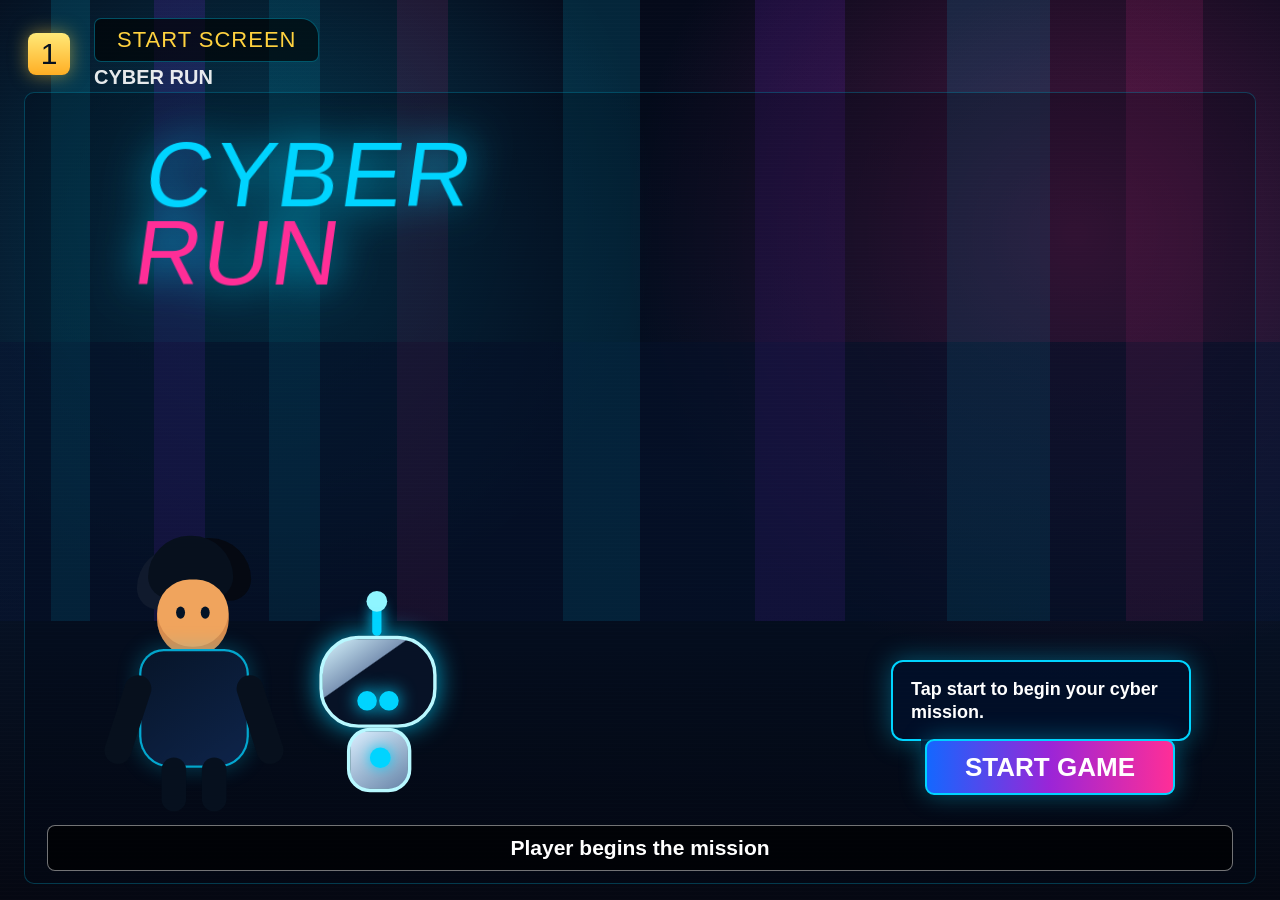
<file: index.html>
<!doctype html>
<html lang="en">
  <head>
    <meta charset="UTF-8" />
    <meta name="viewport" content="width=device-width, initial-scale=1.0" />
    <title>Cyber Run | Start</title>
    <link rel="stylesheet" href="styles.css?v=runner17" />
  </head>
  <body>
    <main class="game" id="game">
      <div class="city" aria-hidden="true"></div>
      <div class="grid-floor" aria-hidden="true"></div>
      <div class="scanline" aria-hidden="true"></div>

      <header class="topbar start-topbar">
        <div class="step-badge">1</div>
        <div>
          <p class="eyebrow">Start Screen</p>
          <h1>Cyber Run</h1>
        </div>
      </header>

      <section class="screen screen-start active" id="startScreen">
        <div class="logo-lockup">
          <span>Cyber</span>
          <span>Run</span>
        </div>
        <div class="cast-row">
          <div class="hero-kid large" aria-label="Cyber Run player character">
            <div class="hair"></div>
            <div class="face"></div>
            <div class="hoodie"></div>
            <div class="legs"></div>
          </div>
          <div class="bot large" aria-label="ByteBot helper">
            <div class="antenna"></div>
            <div class="bot-head"><span></span><span></span></div>
            <div class="bot-body"></div>
          </div>
        </div>
        <div class="speech right">Tap start to begin your cyber mission.</div>
        <a class="primary start-button" href="tutorial.html">Start Game</a>
        <p class="caption">Player begins the mission</p>
      </section>
    </main>
    <script src="game-state.js?v=runner17"></script>
    <script src="start.js?v=runner17"></script>
  </body>
</html>
</file>
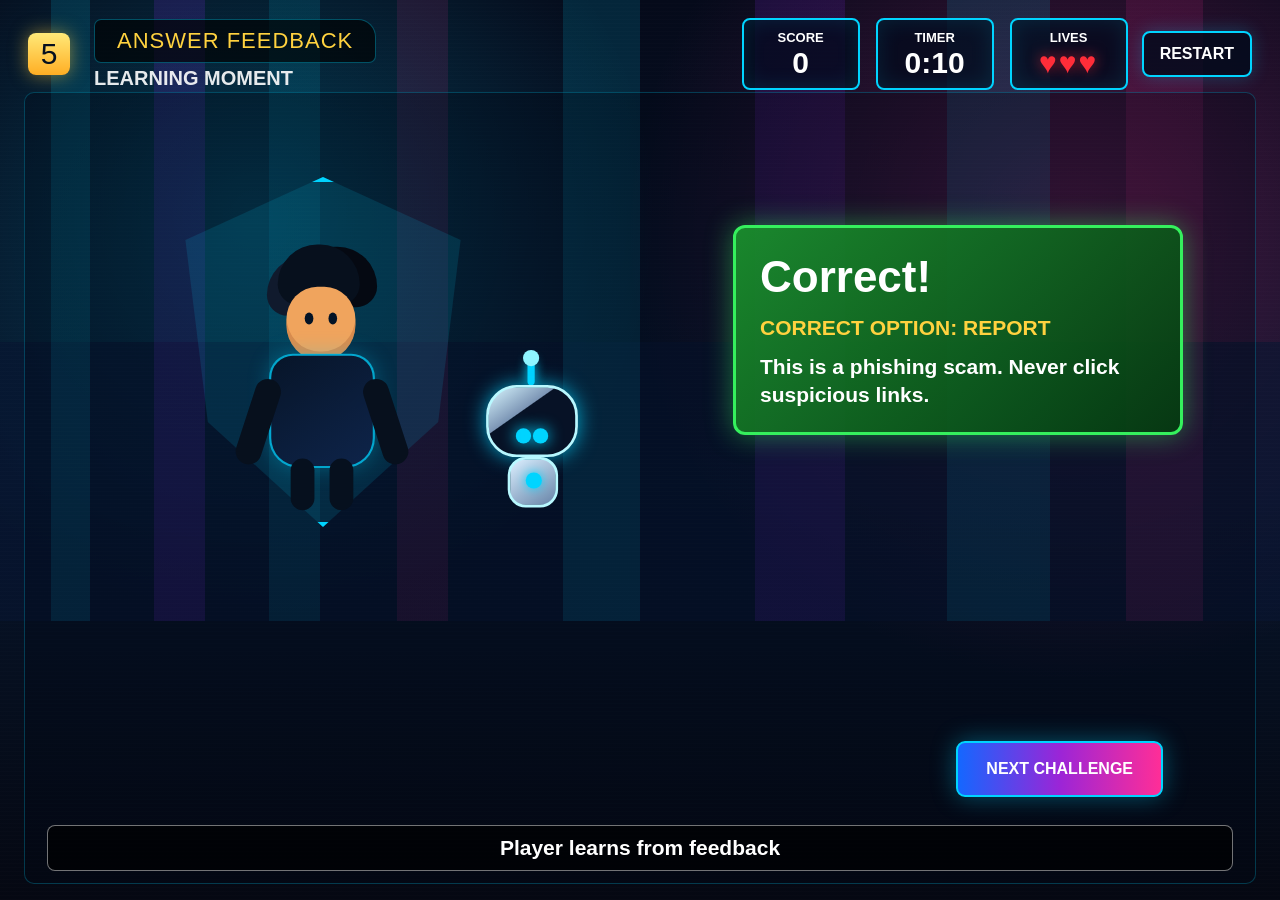
<file: feedback.html>
<!doctype html>
<html lang="en">
  <head>
    <meta charset="UTF-8" />
    <meta name="viewport" content="width=device-width, initial-scale=1.0" />
    <title>Cyber Run | Feedback</title>
    <link rel="stylesheet" href="styles.css?v=runner17" />
  </head>
  <body>
    <main class="game">
      <div class="city" aria-hidden="true"></div>
      <div class="grid-floor" aria-hidden="true"></div>
      <div class="scanline" aria-hidden="true"></div>
      <header class="topbar">
        <div class="step-badge">5</div>
        <div><p class="eyebrow">Answer Feedback</p><h1>Learning Moment</h1></div>
        <div class="hud" aria-live="polite">
          <div class="hud-card"><span>Score</span><strong id="score">0</strong></div>
          <div class="hud-card"><span>Timer</span><strong id="timer">0:00</strong></div>
          <div class="hud-card lives-card"><span>Lives</span><strong id="lives">♥♥♥</strong></div>
        </div>
        <div class="game-controls"><button id="pauseButton" type="button">Pause</button><button id="restartButton" type="button">Restart</button></div>
      </header>
      <section class="screen screen-feedback active" id="feedbackScreen">
        <div class="feedback-visual" id="feedbackVisual">
          <div class="shield-glow"></div>
          <div class="hero-kid happy" aria-label="Player feedback character">
            <div class="hair"></div><div class="face"></div><div class="hoodie"></div><div class="legs"></div>
          </div>
          <div class="bot feedback-bot" aria-label="ByteBot helper">
            <div class="antenna"></div><div class="bot-head"><span></span><span></span></div><div class="bot-body"></div>
          </div>
        </div>
        <div class="feedback-box" id="feedbackBox">
          <h2 id="feedbackTitle">Correct!</h2>
          <p class="correct-answer" id="correctAnswer">Correct option: Report</p>
          <p id="feedbackText">This is a phishing scam. Never click suspicious links.</p>
        </div>
        <button class="primary next-button" id="continueButton" type="button">Continue</button>
        <p class="caption" id="feedbackCaption">Player learns from feedback</p>
      </section>
    </main>
    <script src="game-state.js?v=runner17"></script>
    <script src="feedback.js?v=runner17"></script>
  </body>
</html>
</file>
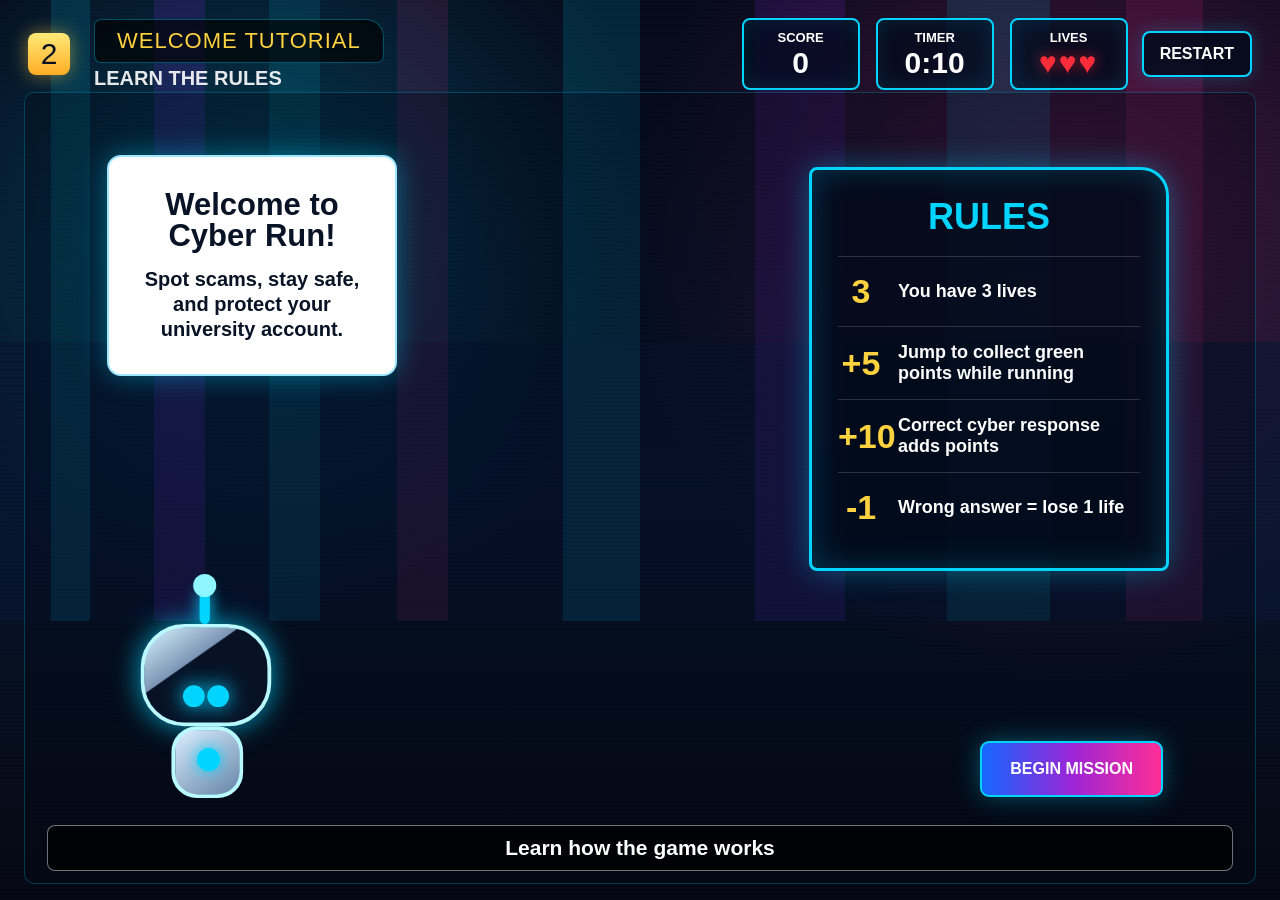
<file: game.html>
<!doctype html>
<html lang="en">
  <head>
    <meta charset="UTF-8" />
    <meta name="viewport" content="width=device-width, initial-scale=1.0" />
    <title>Cyber Run | Game</title>
    <meta http-equiv="refresh" content="0; url=tutorial.html" />
  </head>
  <body>
    <p><a href="tutorial.html">Open Cyber Run</a></p>
  </body>
</html>
</file>
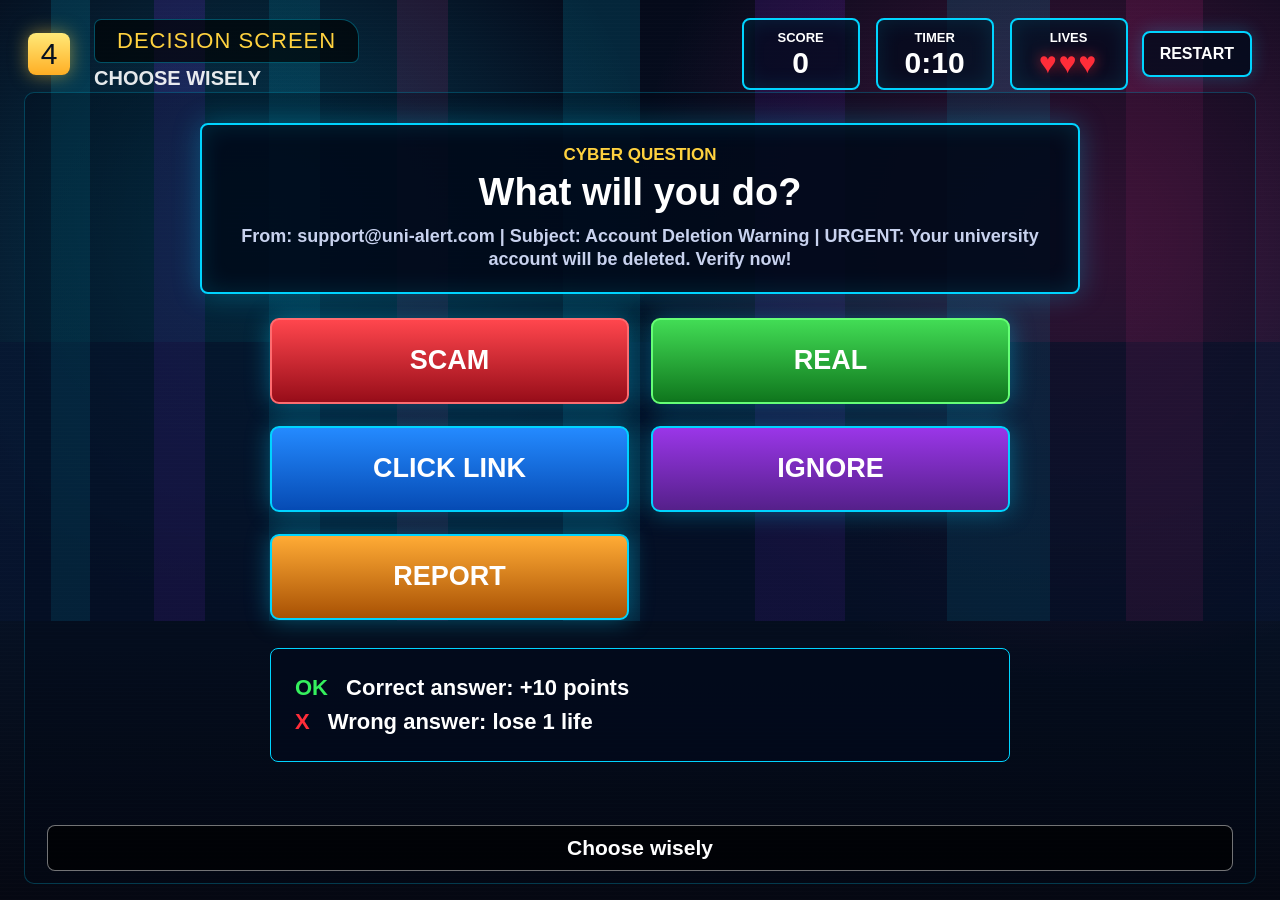
<file: question.html>
<!doctype html>
<html lang="en">
  <head>
    <meta charset="UTF-8" />
    <meta name="viewport" content="width=device-width, initial-scale=1.0" />
    <title>Cyber Run | Question</title>
    <link rel="stylesheet" href="styles.css?v=runner17" />
  </head>
  <body>
    <main class="game">
      <div class="city" aria-hidden="true"></div>
      <div class="grid-floor" aria-hidden="true"></div>
      <div class="scanline" aria-hidden="true"></div>
      <header class="topbar">
        <div class="step-badge">4</div>
        <div><p class="eyebrow">Decision Screen</p><h1>Choose Wisely</h1></div>
        <div class="hud" aria-live="polite">
          <div class="hud-card"><span>Score</span><strong id="score">0</strong></div>
          <div class="hud-card"><span>Timer</span><strong id="timer">0:00</strong></div>
          <div class="hud-card lives-card"><span>Lives</span><strong id="lives">♥♥♥</strong></div>
        </div>
        <div class="game-controls"><button id="pauseButton" type="button">Pause</button><button id="restartButton" type="button">Restart</button></div>
      </header>
      <section class="screen screen-decision active" id="decisionScreen">
        <div class="question-panel">
          <p class="question-kicker">Cyber Question</p>
          <h2 id="decisionQuestion">What will you do?</h2>
          <p id="decisionScenario">Read the message and choose the safest response.</p>
        </div>
        <div class="decision-grid" id="decisionGrid"></div>
        <div class="answer-rules">
          <p><span class="good-dot">OK</span> Correct answer: +10 points</p>
          <p><span class="bad-dot">X</span> Wrong answer: lose 1 life</p>
        </div>
        <p class="caption">Choose wisely</p>
      </section>
    </main>
    <script src="game-state.js?v=runner17"></script>
    <script src="question.js?v=runner17"></script>
  </body>
</html>
</file>
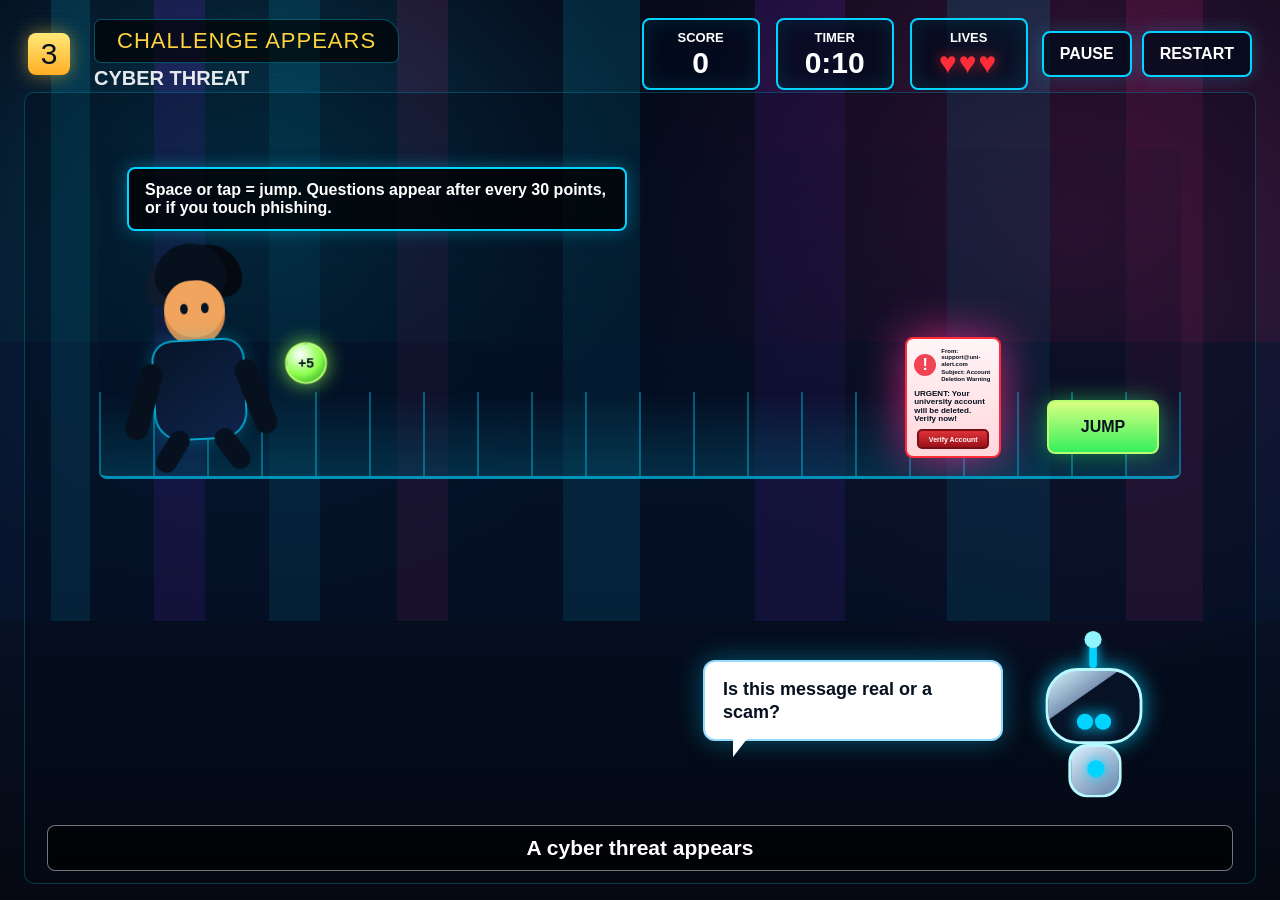
<file: run.html>
<!doctype html>
<html lang="en">
  <head>
    <meta charset="UTF-8" />
    <meta name="viewport" content="width=device-width, initial-scale=1.0" />
    <title>Cyber Run | Run</title>
    <link rel="stylesheet" href="styles.css?v=runner17" />
  </head>
  <body>
    <main class="game">
      <div class="city" aria-hidden="true"></div>
      <div class="grid-floor" aria-hidden="true"></div>
      <div class="scanline" aria-hidden="true"></div>
      <header class="topbar">
        <div class="step-badge">3</div>
        <div><p class="eyebrow">Challenge Appears</p><h1>Cyber Threat</h1></div>
        <div class="hud" aria-live="polite">
          <div class="hud-card"><span>Score</span><strong id="score">0</strong></div>
          <div class="hud-card"><span>Timer</span><strong id="timer">0:10</strong></div>
          <div class="hud-card lives-card"><span>Lives</span><strong id="lives">♥♥♥</strong></div>
        </div>
        <div class="game-controls">
          <button id="pauseButton" type="button">Pause</button>
          <button id="restartButton" type="button">Restart</button>
        </div>
      </header>
      <section class="screen screen-challenge active runner-live" id="challengeScreen" tabindex="-1">
        <div class="runner-row" id="runnerRow">
          <div class="runner-ground" aria-hidden="true"></div>
          <div class="hero-kid running" id="runnerPlayer" aria-label="Player running">
            <div class="hair"></div><div class="face"></div><div class="hoodie"></div><div class="legs"></div>
          </div>
          <article class="email-card" id="emailCard">
            <div class="email-meta">
              <div class="mail-icon">!</div>
              <div><p id="emailFrom"></p><p id="emailSubject"></p></div>
            </div>
            <h2 id="emailHeadline"></h2>
            <button type="button">Verify Account</button>
          </article>
          <div class="runner-pickup" id="runnerPickup" aria-label="Health point pickup">+5</div>
          <div class="run-prompt" id="runPrompt">Space or tap = jump. Questions appear after every 30 points, or if you touch phishing.</div>
          <button class="jump-button" id="jumpButton" type="button" aria-label="Jump">Jump</button>
        </div>
        <div class="bot clue-bot" aria-label="ByteBot helper">
          <div class="antenna"></div><div class="bot-head"><span></span><span></span></div><div class="bot-body"></div>
        </div>
        <div class="speech clue" id="bytebotClue">Is this message real or a scam?</div>
        <p class="caption">A cyber threat appears</p>
      </section>
    </main>
    <script src="game-state.js?v=runner17"></script>
    <script src="run.js?v=runner17"></script>
  </body>
</html>
</file>
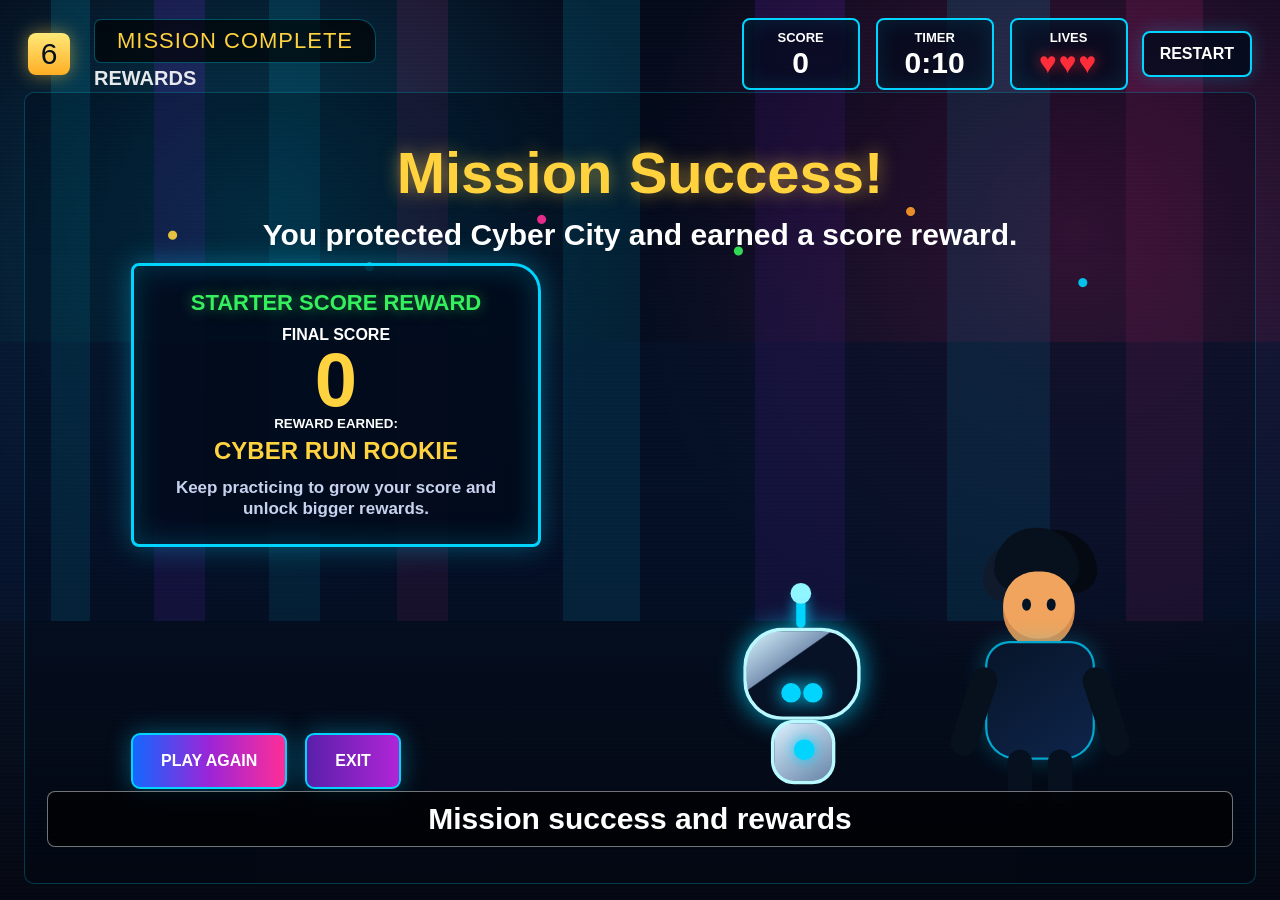
<file: success.html>
<!doctype html>
<html lang="en">
  <head>
    <meta charset="UTF-8" />
    <meta name="viewport" content="width=device-width, initial-scale=1.0" />
    <title>Cyber Run | Mission Success</title>
    <link rel="stylesheet" href="styles.css?v=runner17" />
  </head>
  <body>
    <main class="game">
      <div class="city" aria-hidden="true"></div>
      <div class="grid-floor" aria-hidden="true"></div>
      <div class="scanline" aria-hidden="true"></div>
      <header class="topbar">
        <div class="step-badge">6</div>
        <div><p class="eyebrow">Mission Complete</p><h1>Rewards</h1></div>
        <div class="hud" aria-live="polite">
          <div class="hud-card"><span>Score</span><strong id="score">0</strong></div>
          <div class="hud-card"><span>Timer</span><strong id="timer">0:00</strong></div>
          <div class="hud-card lives-card"><span>Lives</span><strong id="lives">♥♥♥</strong></div>
        </div>
        <div class="game-controls"><button id="pauseButton" type="button">Pause</button><button id="restartButton" type="button">Restart</button></div>
      </header>
      <section class="screen screen-complete active" id="completeScreen">
        <div class="confetti" aria-hidden="true"></div>
        <h2 id="missionResultTitle">Mission Success!</h2>
        <p id="missionResultText">You protected Cyber City from phishing attacks.</p>
        <div class="final-score">
          <span id="rewardStatus">Score Reward</span>
          <span>Final Score</span>
          <strong id="finalScore">120</strong>
          <small>Reward Earned:</small>
          <b id="rewardBadge">Phishing Detector Champion</b>
          <p id="rewardMessage">Mission success bonus unlocked.</p>
        </div>
        <div class="complete-cast">
          <div class="bot large" aria-label="ByteBot helper">
            <div class="antenna"></div><div class="bot-head"><span></span><span></span></div><div class="bot-body"></div>
          </div>
          <div class="hero-kid large celebrate" aria-label="Player celebrating">
            <div class="hair"></div><div class="face"></div><div class="hoodie"></div><div class="legs"></div>
          </div>
        </div>
        <div class="complete-actions">
          <button class="primary" id="playAgainButton" type="button">Play Again</button>
          <button class="secondary" id="exitButton" type="button">Exit</button>
        </div>
        <p class="caption">Mission success and rewards</p>
      </section>
    </main>
    <script src="game-state.js?v=runner17"></script>
    <script src="success.js?v=runner17"></script>
  </body>
</html>
</file>
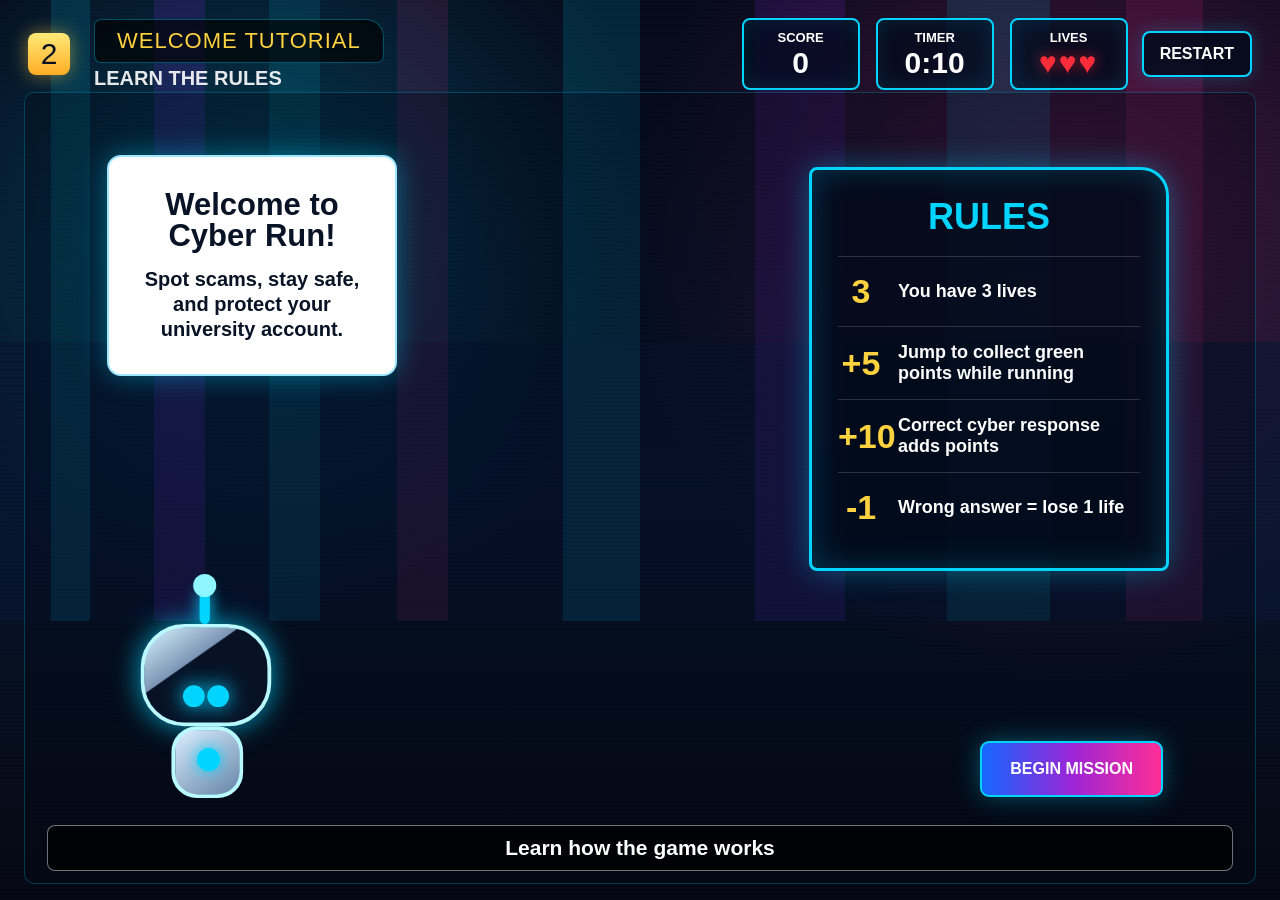
<file: tutorial.html>
<!doctype html>
<html lang="en">
  <head>
    <meta charset="UTF-8" />
    <meta name="viewport" content="width=device-width, initial-scale=1.0" />
    <title>Cyber Run | Tutorial</title>
    <link rel="stylesheet" href="styles.css?v=runner17" />
  </head>
  <body>
    <main class="game">
      <div class="city" aria-hidden="true"></div>
      <div class="grid-floor" aria-hidden="true"></div>
      <div class="scanline" aria-hidden="true"></div>
      <header class="topbar">
        <div class="step-badge">2</div>
        <div><p class="eyebrow">Welcome Tutorial</p><h1>Learn the Rules</h1></div>
        <div class="hud" aria-live="polite">
          <div class="hud-card"><span>Score</span><strong id="score">0</strong></div>
          <div class="hud-card"><span>Timer</span><strong id="timer">0:10</strong></div>
          <div class="hud-card lives-card"><span>Lives</span><strong id="lives">♥♥♥</strong></div>
        </div>
        <div class="game-controls">
          <button id="pauseButton" type="button">Pause</button>
          <button id="restartButton" type="button">Restart</button>
        </div>
      </header>
      <section class="screen screen-tutorial active" id="tutorialScreen">
        <div class="tutorial-card bubble">
          <h2>Welcome to Cyber Run!</h2>
          <p>Spot scams, stay safe, and protect your university account.</p>
        </div>
        <div class="bot tutorial-bot" aria-label="ByteBot helper">
          <div class="antenna"></div><div class="bot-head"><span></span><span></span></div><div class="bot-body"></div>
        </div>
        <div class="rules-card">
          <h2>Rules</h2>
          <div class="rule"><b>3</b><span>You have 3 lives</span></div>
          <div class="rule"><b>+5</b><span>Jump to collect green points while running</span></div>
          <div class="rule"><b>+10</b><span>Correct cyber response adds points</span></div>
          <div class="rule"><b>-1</b><span>Wrong answer = lose 1 life</span></div>
        </div>
        <button class="primary next-button" id="tutorialButton" type="button">Begin Mission</button>
        <p class="caption">Learn how the game works</p>
      </section>
    </main>
    <script src="game-state.js?v=runner17"></script>
    <script src="tutorial.js?v=runner17"></script>
  </body>
</html>
</file>
<file: styles.css>
:root {
  color-scheme: dark;
  --bg: #06101f;
  --panel: rgba(3, 11, 27, 0.86);
  --cyan: #00d4ff;
  --cyan-soft: rgba(0, 212, 255, 0.22);
  --pink: #ff2e97;
  --purple: #8a2cff;
  --yellow: #ffd23f;
  --green: #35f05d;
  --red: #ff2d39;
  --orange: #ff9c28;
  --text: #ffffff;
  --muted: #c8d2ee;
}

* {
  box-sizing: border-box;
}

body {
  margin: 0;
  min-height: 100vh;
  overflow: hidden;
  color: var(--text);
  background: #030711;
  font-family: "Trebuchet MS", Arial, sans-serif;
}

button {
  font: inherit;
}

a.primary {
  display: inline-grid;
  place-items: center;
  text-decoration: none;
}

.game {
  position: relative;
  width: 100vw;
  height: 100vh;
  min-height: 640px;
  overflow: hidden;
  background:
    radial-gradient(circle at 20% 24%, rgba(0, 212, 255, 0.22), transparent 25rem),
    radial-gradient(circle at 84% 26%, rgba(255, 46, 151, 0.26), transparent 28rem),
    linear-gradient(180deg, #050a1a 0%, #07152b 54%, #050812 100%);
}

.city {
  position: absolute;
  inset: 0;
  background:
    linear-gradient(90deg, transparent 0 4%, rgba(0, 212, 255, 0.18) 4% 7%, transparent 7% 12%, rgba(138, 44, 255, 0.2) 12% 16%, transparent 16% 21%, rgba(0, 212, 255, 0.15) 21% 25%, transparent 25% 31%, rgba(255, 46, 151, 0.14) 31% 35%, transparent 35% 44%, rgba(0, 212, 255, 0.18) 44% 50%, transparent 50% 59%, rgba(138, 44, 255, 0.18) 59% 66%, transparent 66% 74%, rgba(0, 212, 255, 0.16) 74% 82%, transparent 82% 88%, rgba(255, 46, 151, 0.16) 88% 94%, transparent 94%),
    linear-gradient(180deg, transparent 0 38%, rgba(8, 21, 49, 0.8) 38% 100%);
  opacity: 0.78;
  clip-path: polygon(0 0, 100% 0, 100% 69%, 0 69%);
}

.grid-floor {
  position: absolute;
  left: -8%;
  right: -8%;
  bottom: -18%;
  height: 54%;
  background:
    repeating-linear-gradient(0deg, rgba(0, 212, 255, 0.38) 0 2px, transparent 2px 28px),
    repeating-linear-gradient(90deg, rgba(0, 212, 255, 0.32) 0 2px, transparent 2px 68px);
  transform: perspective(520px) rotateX(62deg);
  transform-origin: bottom center;
  box-shadow: 0 -12px 40px rgba(0, 212, 255, 0.18);
}

.scanline {
  position: absolute;
  inset: 0;
  pointer-events: none;
  opacity: 0.17;
  background: repeating-linear-gradient(0deg, rgba(255, 255, 255, 0.06) 0 1px, transparent 1px 4px);
}

.topbar {
  position: relative;
  z-index: 5;
  display: grid;
  grid-template-columns: 52px 1fr auto auto;
  align-items: center;
  gap: 14px;
  padding: 18px 28px 0;
}

.start-topbar {
  grid-template-columns: 52px 1fr;
}

.step-badge {
  display: grid;
  place-items: center;
  width: 42px;
  height: 42px;
  border-radius: 8px;
  color: #06101f;
  background: linear-gradient(180deg, #ffe978, #ffae24);
  font-family: Impact, Haettenschweiler, "Arial Narrow Bold", sans-serif;
  font-size: 30px;
  box-shadow: 0 0 18px rgba(255, 210, 63, 0.5);
}

.eyebrow {
  display: inline-block;
  margin: 0 0 4px;
  padding: 8px 22px;
  color: var(--yellow);
  border: 1px solid rgba(0, 212, 255, 0.35);
  border-radius: 7px 18px 7px 7px;
  background: rgba(0, 0, 0, 0.65);
  font-family: Impact, Haettenschweiler, "Arial Narrow Bold", sans-serif;
  text-transform: uppercase;
  font-size: 22px;
  letter-spacing: 1px;
}

.topbar h1 {
  margin: 0;
  font-family: Impact, Haettenschweiler, "Arial Narrow Bold", sans-serif;
  font-size: 20px;
  text-transform: uppercase;
  color: rgba(255, 255, 255, 0.9);
}

.hud {
  display: flex;
  gap: 16px;
}

.hud-card {
  min-width: 118px;
  padding: 10px 14px;
  text-align: center;
  border: 2px solid var(--cyan);
  border-radius: 8px;
  background: rgba(2, 10, 28, 0.76);
  box-shadow: inset 0 0 22px rgba(0, 212, 255, 0.12);
}

.hud-card span {
  display: block;
  font-weight: 900;
  text-transform: uppercase;
  font-size: 13px;
}

.hud-card strong {
  display: block;
  margin-top: 3px;
  font-size: 30px;
  line-height: 1;
}

.lives-card strong {
  color: var(--red);
  letter-spacing: 2px;
  text-shadow: 0 0 14px rgba(255, 45, 57, 0.58);
}

.game-controls {
  display: flex;
  gap: 10px;
}

.game-controls button {
  min-height: 46px;
  border: 2px solid var(--cyan);
  border-radius: 8px;
  color: white;
  background: rgba(2, 10, 28, 0.82);
  padding: 0 16px;
  cursor: pointer;
  font-weight: 900;
  text-transform: uppercase;
  box-shadow: 0 0 18px rgba(0, 212, 255, 0.24);
}

.game-controls button:hover,
.game-controls button:focus-visible {
  border-color: var(--pink);
  box-shadow: 0 0 22px rgba(255, 46, 151, 0.42);
}

.game-controls button:disabled {
  display: none;
}

.screen {
  position: absolute;
  inset: 92px 24px 16px;
  z-index: 2;
  display: none;
  border: 1px solid rgba(0, 212, 255, 0.24);
  border-radius: 10px;
  background: rgba(0, 7, 20, 0.3);
  overflow: hidden;
}

.screen.active {
  display: block;
}

.caption {
  position: absolute;
  left: 22px;
  right: 22px;
  bottom: 12px;
  margin: 0;
  padding: 10px;
  border: 1px solid rgba(255, 255, 255, 0.45);
  border-radius: 8px;
  background: rgba(0, 0, 0, 0.68);
  text-align: center;
  font-size: 21px;
  font-weight: 800;
}

.logo-lockup {
  position: absolute;
  left: 116px;
  top: 42px;
  display: grid;
  gap: 0;
  transform: skew(-8deg);
  filter: drop-shadow(0 0 20px rgba(0, 212, 255, 0.8));
}

.logo-lockup span {
  font-family: Impact, Haettenschweiler, "Arial Narrow Bold", sans-serif;
  font-size: 92px;
  line-height: 0.86;
  text-transform: uppercase;
  letter-spacing: 2px;
}

.logo-lockup span:first-child {
  color: var(--cyan);
}

.logo-lockup span:last-child {
  color: var(--pink);
}

.cast-row {
  position: absolute;
  left: 94px;
  bottom: 86px;
  width: 420px;
  height: 350px;
}

.hero-kid,
.bot {
  position: absolute;
}

.hero-kid {
  width: 150px;
  height: 250px;
}

.hero-kid.large {
  transform: scale(1.12);
}

.hero-kid .hair {
  position: absolute;
  left: 34px;
  top: 7px;
  width: 76px;
  height: 56px;
  border-radius: 42px 42px 22px 22px;
  background: #07101d;
  box-shadow: 16px 2px 0 #050912, -10px 10px 0 #101a2d;
}

.hero-kid .face {
  position: absolute;
  left: 42px;
  top: 46px;
  width: 64px;
  height: 68px;
  border-radius: 45% 45% 48% 48%;
  background: #f0a45d;
  box-shadow: inset 0 -8px rgba(150, 72, 34, 0.26);
}

.hero-kid .face::before,
.hero-kid .face::after {
  content: "";
  position: absolute;
  top: 24px;
  width: 8px;
  height: 11px;
  border-radius: 50%;
  background: #031326;
}

.hero-kid .face::before {
  left: 17px;
}

.hero-kid .face::after {
  right: 17px;
}

.hero-kid .hoodie {
  position: absolute;
  left: 26px;
  top: 108px;
  width: 98px;
  height: 106px;
  border-radius: 22px 22px 28px 28px;
  background: linear-gradient(145deg, #071529, #0e244a);
  border: 2px solid rgba(0, 212, 255, 0.75);
  box-shadow: 0 0 20px rgba(0, 212, 255, 0.28);
}

.hero-kid .hoodie::before,
.hero-kid .hoodie::after {
  content: "";
  position: absolute;
  top: 20px;
  width: 24px;
  height: 82px;
  border-radius: 18px;
  background: #07101d;
}

.hero-kid .hoodie::before {
  left: -24px;
  transform: rotate(18deg);
}

.hero-kid .hoodie::after {
  right: -24px;
  transform: rotate(-18deg);
}

.hero-kid .legs {
  position: absolute;
  left: 42px;
  top: 205px;
  width: 66px;
  height: 45px;
}

.hero-kid .legs::before,
.hero-kid .legs::after {
  content: "";
  position: absolute;
  top: 0;
  width: 22px;
  height: 48px;
  border-radius: 12px;
  background: #06101e;
}

.hero-kid .legs::before {
  left: 4px;
}

.hero-kid .legs::after {
  right: 4px;
}

.bot {
  width: 138px;
  height: 178px;
}

.bot.large {
  transform: scale(1.15);
}

.bot .antenna {
  position: absolute;
  left: 64px;
  top: 0;
  width: 8px;
  height: 28px;
  border-radius: 6px;
  background: var(--cyan);
  box-shadow: 0 0 12px var(--cyan);
}

.bot .antenna::before {
  content: "";
  position: absolute;
  left: -5px;
  top: -11px;
  width: 18px;
  height: 18px;
  border-radius: 50%;
  background: #8ff5ff;
}

.bot-head {
  position: absolute;
  left: 18px;
  top: 28px;
  width: 102px;
  height: 80px;
  border: 3px solid #b8f8ff;
  border-radius: 34px;
  background: linear-gradient(145deg, #d9f7ff, #7c95b5 36%, #071226 37%);
  box-shadow: 0 0 22px rgba(0, 212, 255, 0.75);
}

.bot-head span {
  position: absolute;
  top: 45px;
  width: 17px;
  height: 17px;
  border-radius: 50%;
  background: var(--cyan);
  box-shadow: 0 0 16px var(--cyan);
}

.bot-head span:first-child {
  left: 30px;
}

.bot-head span:last-child {
  right: 30px;
}

.bot-body {
  position: absolute;
  left: 42px;
  top: 108px;
  width: 56px;
  height: 56px;
  border: 3px solid #b8f8ff;
  border-radius: 20px;
  background: linear-gradient(145deg, #dbefff, #6784a8);
}

.bot-body::before {
  content: "";
  position: absolute;
  left: 17px;
  top: 14px;
  width: 18px;
  height: 18px;
  border-radius: 50%;
  background: var(--cyan);
  box-shadow: 0 0 12px var(--cyan);
}

.cast-row .hero-kid {
  left: 0;
  bottom: 4px;
}

.cast-row .bot {
  left: 190px;
  bottom: 2px;
}

.speech {
  position: absolute;
  max-width: 300px;
  padding: 16px 18px;
  color: #07101f;
  background: white;
  border: 2px solid #96dbff;
  border-radius: 12px;
  font-size: 18px;
  font-weight: 900;
  line-height: 1.25;
  box-shadow: 0 0 26px rgba(0, 212, 255, 0.36);
}

.speech::after {
  content: "";
  position: absolute;
  left: 28px;
  bottom: -18px;
  border-width: 18px 14px 0 0;
  border-style: solid;
  border-color: white transparent transparent transparent;
}

.speech.right {
  right: 64px;
  bottom: 142px;
  color: white;
  background: rgba(2, 15, 42, 0.88);
  border-color: var(--cyan);
}

.speech.right::after {
  border-color: rgba(2, 15, 42, 0.88) transparent transparent transparent;
}

.primary,
.secondary,
.decision-button {
  min-height: 56px;
  border: 2px solid var(--cyan);
  border-radius: 9px;
  color: white;
  padding: 0 28px;
  cursor: pointer;
  background: linear-gradient(90deg, #1467ff, #9b25d7, #ff2e97);
  box-shadow: 0 0 24px rgba(0, 212, 255, 0.36);
  font-weight: 900;
  text-transform: uppercase;
  transition: transform 140ms ease, box-shadow 140ms ease;
}

.secondary {
  background: linear-gradient(90deg, #5920aa, #b025d7);
}

.primary:hover,
.secondary:hover,
.decision-button:hover,
.primary:focus-visible,
.secondary:focus-visible,
.decision-button:focus-visible {
  transform: translateY(-2px);
  box-shadow: 0 0 32px rgba(255, 46, 151, 0.56);
}

.start-button {
  position: absolute;
  right: 80px;
  bottom: 88px;
  min-width: 250px;
  font-size: 26px;
}

.screen-tutorial {
  padding: 54px;
}

.tutorial-card {
  position: absolute;
  left: 82px;
  top: 62px;
  width: 290px;
  min-height: 220px;
  color: #081325;
  background: white;
  border: 2px solid #9fe7ff;
  border-radius: 14px;
  padding: 32px 28px;
  text-align: center;
  box-shadow: 0 0 28px rgba(0, 212, 255, 0.4);
}

.tutorial-card h2 {
  margin: 0 0 16px;
  font-size: 31px;
  line-height: 1;
}

.tutorial-card p {
  margin: 0;
  font-size: 20px;
  font-weight: 900;
  line-height: 1.25;
}

.tutorial-bot {
  left: 112px;
  bottom: 92px;
  transform: scale(1.28);
}

.rules-card {
  position: absolute;
  right: 86px;
  top: 74px;
  width: 360px;
  padding: 26px;
  border: 3px solid var(--cyan);
  border-radius: 8px 28px 8px 8px;
  background: rgba(1, 10, 26, 0.84);
  box-shadow: inset 0 0 30px var(--cyan-soft), 0 0 30px rgba(0, 212, 255, 0.36);
}

.rules-card h2 {
  margin: 0 0 18px;
  color: var(--cyan);
  font-size: 36px;
  text-align: center;
  text-transform: uppercase;
}

.rule {
  display: grid;
  grid-template-columns: 46px 1fr;
  gap: 14px;
  align-items: center;
  padding: 15px 0;
  border-top: 1px solid rgba(255, 255, 255, 0.16);
  font-size: 18px;
  font-weight: 800;
}

.rule b {
  color: var(--yellow);
  font-size: 34px;
  text-align: center;
}

.next-button {
  position: absolute;
  right: 92px;
  bottom: 86px;
}

.runner-row {
  position: absolute;
  left: 74px;
  right: 74px;
  top: 56px;
  height: 330px;
  overflow: hidden;
  border-bottom: 3px solid rgba(0, 212, 255, 0.65);
  border-radius: 8px;
  background: linear-gradient(180deg, rgba(4, 18, 42, 0.1), rgba(2, 12, 30, 0.42));
  touch-action: manipulation;
}

.hero-kid.running {
  left: 30px;
  bottom: 2px;
  transform: translate3d(0, calc(var(--runner-jump, 0px) * -1), 0) scale(0.95) rotate(-3deg);
  transform-origin: 50% 100%;
  will-change: transform;
  z-index: 2;
}

.screen-challenge.runner-live .hero-kid.running {
  animation: runnerBreath 560ms ease-in-out infinite alternate;
}

.screen-challenge.runner-live .hero-kid.running.jumping {
  animation: none;
}

.hero-kid.running .legs::before {
  transform: rotate(34deg);
  transform-origin: 50% 0;
  animation: strideLeft 420ms ease-in-out infinite alternate;
}

.hero-kid.running .legs::after {
  transform: rotate(-34deg);
  transform-origin: 50% 0;
  animation: strideRight 420ms ease-in-out infinite alternate;
}

.email-card {
  position: absolute;
  left: var(--threat-x, 620px);
  bottom: 16px;
  top: auto;
  width: 96px;
  min-height: 72px;
  padding: 7px;
  color: #07101f;
  background: linear-gradient(180deg, #fff5f7, #ffd6dc);
  border: 2px solid #ff2d39;
  border-radius: 8px;
  box-shadow: 0 0 36px rgba(255, 46, 151, 0.4);
  z-index: 2;
  transition: box-shadow 160ms ease, transform 160ms ease;
  will-change: left;
}

.screen-challenge.runner-live .email-card {
  box-shadow: 0 0 46px rgba(255, 46, 151, 0.72);
  transform: translateY(-2px);
}

.runner-ground {
  position: absolute;
  left: 0;
  right: 0;
  bottom: 0;
  height: 84px;
  background:
    repeating-linear-gradient(90deg, rgba(0, 212, 255, 0.42) 0 2px, transparent 2px 54px),
    linear-gradient(180deg, transparent, rgba(0, 212, 255, 0.18));
  animation: groundMove 650ms linear infinite;
  opacity: 0.9;
}

.run-prompt {
  position: absolute;
  left: 28px;
  top: 18px;
  z-index: 4;
  max-width: 500px;
  padding: 12px 16px;
  border: 2px solid var(--cyan);
  border-radius: 8px;
  background: rgba(0, 0, 0, 0.72);
  color: white;
  font-weight: 900;
  box-shadow: 0 0 18px rgba(0, 212, 255, 0.36);
}

.jump-button {
  position: absolute;
  right: 22px;
  bottom: 22px;
  z-index: 5;
  min-width: 112px;
  min-height: 54px;
  border: 2px solid #b9ff72;
  border-radius: 8px;
  color: #06101f;
  background: linear-gradient(180deg, #d8ff81, #35f05d);
  font-weight: 900;
  text-transform: uppercase;
  cursor: pointer;
  box-shadow: 0 0 22px rgba(53, 240, 93, 0.48);
  touch-action: manipulation;
  user-select: none;
}

.jump-button:hover,
.jump-button:focus-visible {
  transform: translateY(-2px);
  box-shadow: 0 0 30px rgba(53, 240, 93, 0.68);
}

@keyframes groundMove {
  from {
    background-position: 0 0, 0 0;
  }
  to {
    background-position: -54px 0, 0 0;
  }
}

@keyframes runnerBreath {
  from {
    transform: translate3d(0, calc(var(--runner-jump, 0px) * -1), 0) scale(0.95) rotate(-3deg);
  }
  to {
    transform: translate3d(0, calc((var(--runner-jump, 0px) * -1) - 5px), 0) scale(0.95) rotate(-2deg);
  }
}

@keyframes strideLeft {
  from {
    transform: rotate(34deg);
  }
  to {
    transform: rotate(-18deg);
  }
}

@keyframes strideRight {
  from {
    transform: rotate(-34deg);
  }
  to {
    transform: rotate(18deg);
  }
}

@keyframes pickupPulse {
  from {
    transform: scale(0.94);
    filter: brightness(0.96);
  }
  to {
    transform: scale(1.08);
    filter: brightness(1.18);
  }
}

@keyframes pickupCollect {
  0% {
    transform: scale(1);
    opacity: 1;
  }
  65% {
    transform: scale(1.42);
    opacity: 0.88;
  }
  100% {
    transform: scale(0.72);
    opacity: 0.55;
  }
}

.email-meta {
  display: grid;
  grid-template-columns: 22px 1fr;
  gap: 5px;
  align-items: center;
}

.mail-icon {
  display: grid;
  place-items: center;
  width: 22px;
  height: 22px;
  border-radius: 50%;
  background: #f04455;
  color: white;
  font-size: 16px;
  font-weight: 900;
}

.email-meta p {
  margin: 2px 0;
  font-size: 6px;
  font-weight: 900;
  line-height: 1.1;
}

.email-card h2 {
  margin: 5px 0;
  font-size: 8px;
  line-height: 1.08;
}

.email-card button {
  display: block;
  margin: 0 auto;
  min-width: 72px;
  min-height: 20px;
  border: 2px solid #771016;
  border-radius: 5px;
  color: white;
  background: linear-gradient(180deg, #df3239, #9e1118);
  font-size: 7px;
  font-weight: 900;
}

.runner-pickup {
  position: absolute;
  left: var(--pickup-x, 440px);
  bottom: var(--pickup-y, 132px);
  z-index: 3;
  display: grid;
  place-items: center;
  width: 42px;
  height: 42px;
  border: 2px solid #b9ff72;
  border-radius: 50%;
  color: #06101f;
  background: radial-gradient(circle at 35% 28%, #ffffff, #8cff4d 54%, #1c991d);
  font-size: 14px;
  font-weight: 900;
  box-shadow: 0 0 20px rgba(140, 255, 77, 0.78);
  will-change: left, bottom, transform, opacity;
  animation: pickupPulse 760ms ease-in-out infinite alternate;
}

.runner-pickup.collected {
  animation: pickupCollect 320ms ease-out;
}

.screen-challenge .next-button {
  display: none;
}

.screen-challenge.runner-live .email-card button {
  pointer-events: none;
}

.clue-bot {
  right: 92px;
  bottom: 68px;
  transform: scale(0.95);
}

.speech.clue {
  right: 252px;
  bottom: 142px;
}

.screen-decision {
  padding: 30px 58px 80px;
}

.question-panel {
  max-width: 880px;
  margin: 0 auto 24px;
  padding: 20px 24px;
  border: 2px solid var(--cyan);
  border-radius: 8px;
  background: rgba(1, 10, 26, 0.88);
  box-shadow: inset 0 0 24px rgba(0, 212, 255, 0.14), 0 0 28px rgba(0, 212, 255, 0.28);
  text-align: center;
}

.question-kicker {
  margin: 0 0 8px;
  color: var(--yellow);
  font-size: 17px;
  font-weight: 900;
  text-transform: uppercase;
}

.screen-decision h2 {
  margin: 0 0 12px;
  color: white;
  font-size: 38px;
  line-height: 1.05;
}

#decisionScenario {
  margin: 0;
  color: var(--muted);
  font-size: 18px;
  font-weight: 900;
  line-height: 1.3;
}

.decision-grid {
  display: grid;
  grid-template-columns: repeat(2, minmax(0, 1fr));
  gap: 22px;
  max-width: 740px;
  margin: 0 auto;
}

.decision-button {
  min-height: 86px;
  font-size: 27px;
  text-align: center;
}

.decision-button.scam {
  border-color: #ff6c70;
  background: linear-gradient(180deg, #ff464d, #970d19);
}

.decision-button.real {
  border-color: #66ff76;
  background: linear-gradient(180deg, #42dc55, #0f761d);
}

.decision-button.link {
  background: linear-gradient(180deg, #248aff, #064bb4);
}

.decision-button.ignore {
  background: linear-gradient(180deg, #9a36e8, #55208a);
}

.decision-button.report {
  background: linear-gradient(180deg, #ffab35, #a85104);
}

.answer-rules {
  max-width: 740px;
  margin: 28px auto 0;
  padding: 18px 24px;
  border: 1px solid var(--cyan);
  border-radius: 8px;
  background: rgba(2, 10, 28, 0.78);
  font-size: 22px;
  font-weight: 900;
}

.answer-rules p {
  margin: 8px 0;
}

.good-dot {
  color: var(--green);
  margin-right: 12px;
}

.bad-dot {
  color: var(--red);
  margin-right: 12px;
}

.feedback-visual {
  position: absolute;
  left: 58px;
  top: 54px;
  width: 520px;
  height: 410px;
}

.shield-glow {
  position: absolute;
  left: 80px;
  top: 30px;
  width: 320px;
  height: 350px;
  clip-path: polygon(50% 0, 93% 18%, 86% 70%, 50% 100%, 14% 70%, 7% 18%);
  border: 5px solid var(--cyan);
  background: rgba(0, 212, 255, 0.12);
  box-shadow: 0 0 36px rgba(0, 212, 255, 0.8);
}

.feedback-visual .hero-kid {
  left: 164px;
  top: 100px;
  transform: scale(1.08);
}

.feedback-bot {
  right: 2px;
  bottom: 28px;
  transform: scale(0.9);
}

.feedback-box {
  position: absolute;
  right: 72px;
  top: 132px;
  width: 450px;
  min-height: 170px;
  padding: 24px;
  border: 3px solid var(--green);
  border-radius: 12px;
  background: linear-gradient(135deg, rgba(26, 142, 45, 0.95), rgba(4, 58, 16, 0.92));
  box-shadow: 0 0 28px rgba(53, 240, 93, 0.45);
}

.feedback-box.wrong {
  border-color: var(--red);
  background: linear-gradient(135deg, rgba(135, 18, 18, 0.95), rgba(39, 7, 11, 0.92));
  box-shadow: 0 0 28px rgba(255, 45, 57, 0.45);
}

.feedback-box h2 {
  margin: 0 0 12px;
  font-size: 44px;
}

.feedback-box p {
  margin: 0;
  font-size: 21px;
  font-weight: 900;
  line-height: 1.3;
}

.feedback-box .correct-answer {
  margin: 0 0 12px;
  color: var(--yellow);
  text-transform: uppercase;
}

.screen-complete {
  padding: 46px 58px 90px;
  text-align: center;
}

.screen-complete h2 {
  margin: 0;
  color: var(--yellow);
  text-shadow: 0 0 18px rgba(255, 210, 63, 0.55);
  font-size: 58px;
}

.screen-complete > p {
  margin: 12px 0 24px;
  font-size: 30px;
  font-weight: 900;
}

.final-score {
  position: absolute;
  left: 106px;
  top: 170px;
  width: 410px;
  padding: 24px;
  border: 3px solid var(--cyan);
  border-radius: 8px 28px 8px 8px;
  background: rgba(1, 10, 26, 0.86);
  box-shadow: inset 0 0 30px var(--cyan-soft), 0 0 28px rgba(0, 212, 255, 0.34);
}

.final-score span,
.final-score small,
.final-score b {
  display: block;
  text-transform: uppercase;
  font-weight: 900;
}

.final-score span:first-child {
  margin-bottom: 10px;
  color: var(--green);
  font-size: 22px;
  text-shadow: 0 0 14px rgba(53, 240, 93, 0.5);
}

.final-score strong {
  display: block;
  color: var(--yellow);
  font-size: 76px;
  line-height: 0.95;
}

.final-score b {
  margin-top: 6px;
  color: var(--yellow);
  font-size: 24px;
}

.final-score p {
  margin: 12px 0 0;
  color: var(--muted);
  font-size: 17px;
  font-weight: 900;
  line-height: 1.25;
}

.complete-cast {
  position: absolute;
  right: 112px;
  bottom: 88px;
  width: 420px;
  height: 310px;
}

.complete-cast .bot {
  left: 10px;
  bottom: 8px;
}

.complete-cast .hero-kid {
  right: 28px;
  bottom: 10px;
}

.complete-actions {
  position: absolute;
  left: 106px;
  bottom: 94px;
  display: flex;
  gap: 18px;
}

.confetti {
  position: absolute;
  inset: 0;
  background:
    radial-gradient(circle at 12% 18%, #ffd23f 0 4px, transparent 5px),
    radial-gradient(circle at 28% 22%, #00d4ff 0 4px, transparent 5px),
    radial-gradient(circle at 42% 16%, #ff2e97 0 4px, transparent 5px),
    radial-gradient(circle at 58% 20%, #35f05d 0 4px, transparent 5px),
    radial-gradient(circle at 72% 15%, #ff9c28 0 4px, transparent 5px),
    radial-gradient(circle at 86% 24%, #00d4ff 0 4px, transparent 5px);
  opacity: 0.9;
}

.hidden {
  display: none;
}

@media (max-width: 760px) {
  .game {
    min-height: 720px;
  }

  .topbar {
    grid-template-columns: 52px 1fr;
    padding: 14px 14px 0;
  }

  .hud {
    position: absolute;
    right: 10px;
    top: 76px;
    gap: 6px;
    transform: scale(0.68);
    transform-origin: top right;
  }

  .hud-card {
    min-width: 94px;
  }

  .topbar h1 {
    display: none;
  }

  .screen {
    inset: 92px 10px 10px;
  }

  .caption {
    font-size: 15px;
    left: 12px;
    right: 12px;
    bottom: 10px;
  }

  .logo-lockup {
    left: 86px;
    top: 42px;
  }

  .logo-lockup span {
    font-size: 74px;
  }

  .cast-row {
    left: 64px;
    bottom: 82px;
    transform: scale(0.82);
    transform-origin: bottom left;
  }

  .speech.right {
    right: 28px;
    bottom: 122px;
    max-width: 230px;
    font-size: 15px;
  }

  .start-button {
    right: 32px;
    bottom: 76px;
    min-width: 210px;
    font-size: 20px;
  }

  .tutorial-card {
    left: 22px;
    top: 34px;
    width: 230px;
    min-height: 160px;
    padding: 22px 18px;
  }

  .tutorial-card h2 {
    font-size: 24px;
  }

  .tutorial-card p {
    font-size: 16px;
  }

  .tutorial-bot {
    left: 54px;
    bottom: 96px;
    transform: scale(0.98);
  }

  .rules-card {
    right: 18px;
    top: 220px;
    width: 260px;
    padding: 16px;
  }

  .rules-card h2 {
    font-size: 26px;
  }

  .rule {
    grid-template-columns: 50px 1fr;
    gap: 8px;
    padding: 9px 0;
    font-size: 14px;
  }

  .rule b {
    font-size: 25px;
  }

  .next-button {
    right: 18px;
    bottom: 68px;
  }

  .runner-row {
    left: 16px;
    right: 16px;
    top: 68px;
    width: auto;
    height: 310px;
  }

  .email-card {
    width: 96px;
    min-height: 72px;
  }

  .email-card h2 {
    font-size: 8px;
  }

  .run-prompt {
    max-width: 330px;
    font-size: 14px;
  }

  .jump-button {
    right: 18px;
    bottom: 18px;
    min-width: 96px;
    min-height: 50px;
  }

  .clue-bot {
    right: 18px;
    bottom: 72px;
    transform: scale(0.75);
  }

  .speech.clue {
    right: 112px;
    bottom: 118px;
    max-width: 220px;
    font-size: 15px;
  }

  .screen-decision {
    padding: 20px 18px 76px;
  }

  .screen-decision h2 {
    font-size: 27px;
  }

  .question-panel {
    margin-bottom: 16px;
    padding: 15px;
  }

  #decisionScenario {
    font-size: 14px;
  }

  .decision-grid {
    gap: 12px;
  }

  .decision-button {
    min-height: 66px;
    padding: 0 12px;
    font-size: 19px;
  }

  .answer-rules {
    margin-top: 18px;
    padding: 12px 16px;
    font-size: 16px;
  }

  .feedback-visual {
    left: 16px;
    top: 38px;
    transform: scale(0.68);
    transform-origin: top left;
  }

  .feedback-box {
    right: 22px;
    top: 304px;
    width: min(410px, calc(100% - 44px));
    padding: 18px;
  }

  .feedback-box h2 {
    font-size: 34px;
  }

  .feedback-box p {
    font-size: 17px;
  }

  .screen-complete h2 {
    font-size: 42px;
  }

  .screen-complete > p {
    font-size: 20px;
  }

  .final-score {
    left: 28px;
    top: 160px;
    width: 300px;
  }

  .final-score strong {
    font-size: 56px;
  }

  .complete-cast {
    right: 10px;
    bottom: 86px;
    transform: scale(0.72);
    transform-origin: bottom right;
  }

  .complete-actions {
    left: 28px;
    bottom: 74px;
  }
}
</file>
